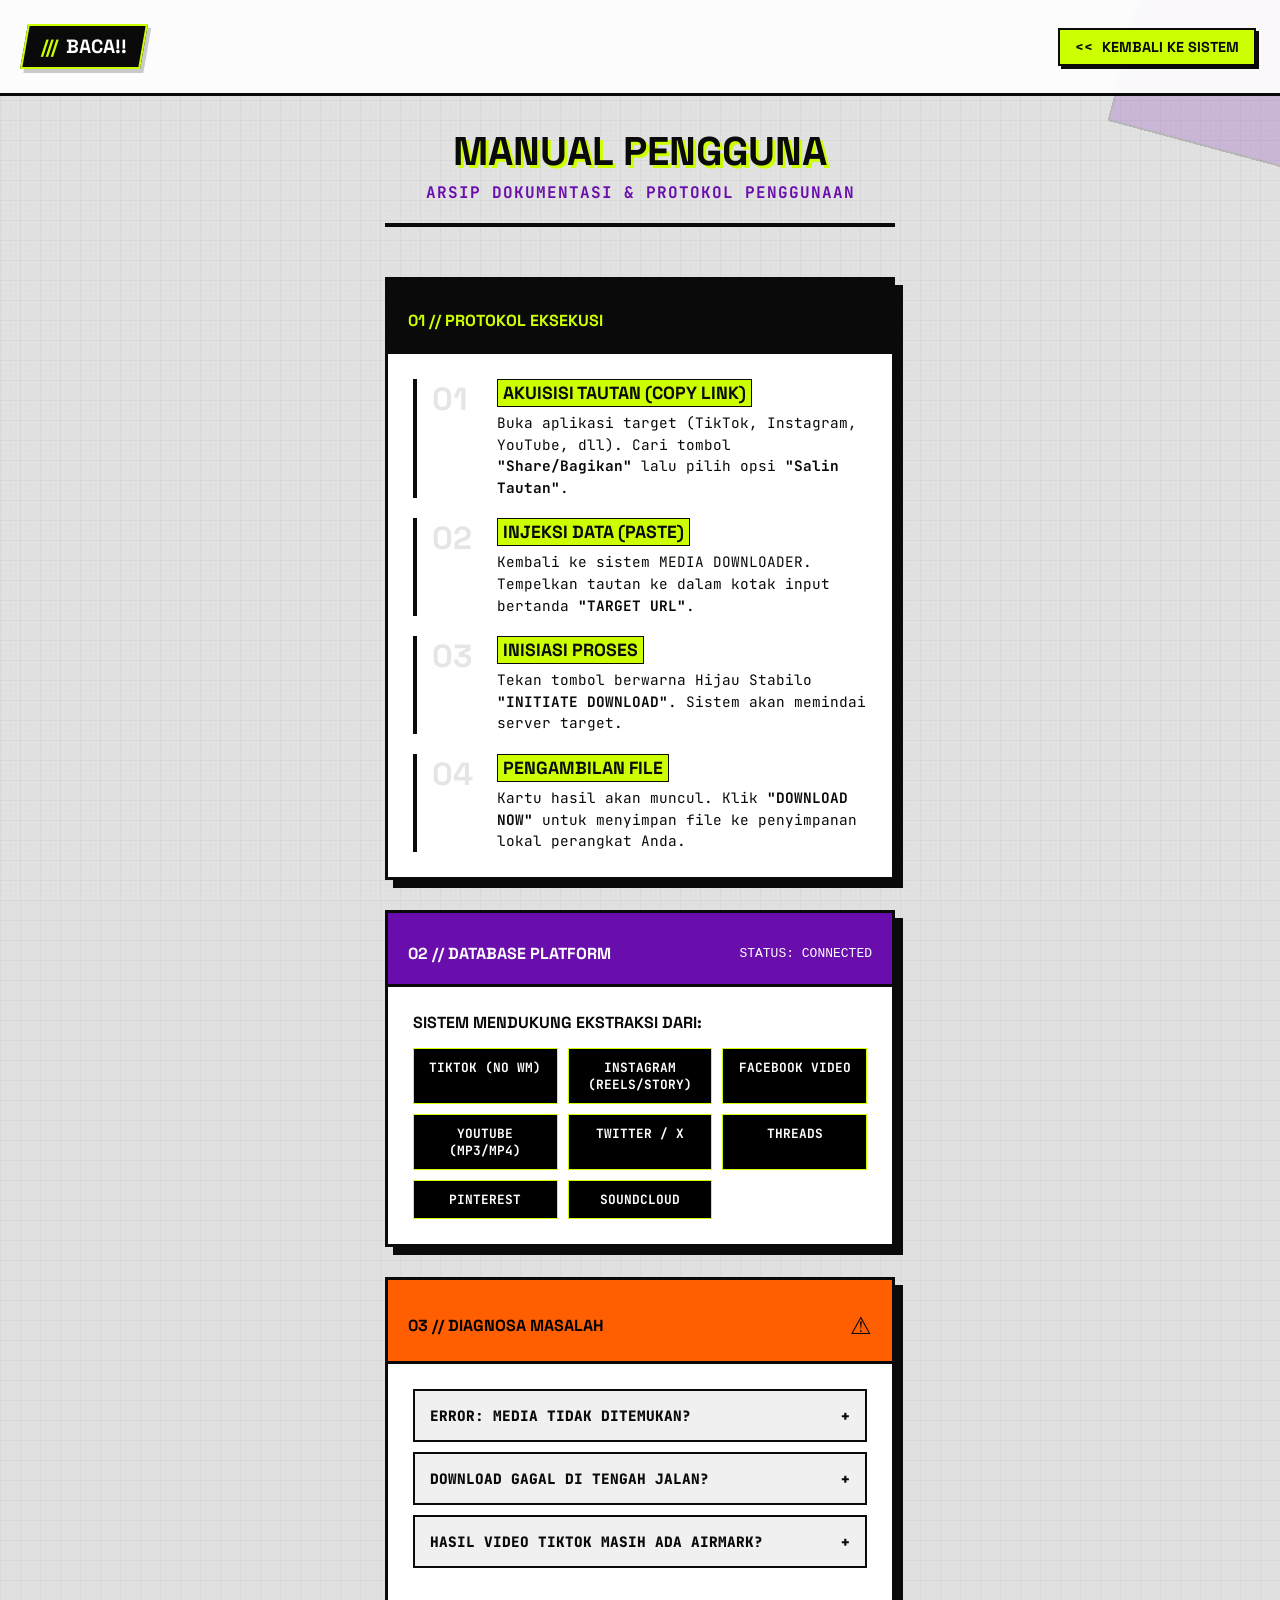
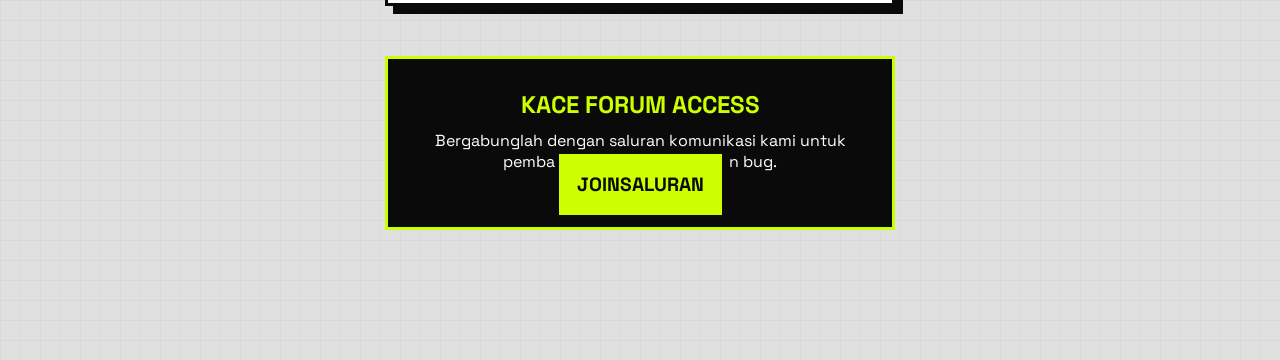
<file: docs.html>
<!DOCTYPE html>
<html lang="id">
<head>
    <meta charset="UTF-8">
    <meta name="viewport" content="width=device-width, initial-scale=1.0">
    <title>DOKUMENTASI SISTEM - V3</title>
    <link rel="preconnect" href="https://fonts.googleapis.com">
    <link rel="preconnect" href="https://fonts.gstatic.com" crossorigin>
    <link href="https://fonts.googleapis.com/css2?family=JetBrains+Mono:wght@400;800&family=Space+Grotesk:wght@300;700;900&display=swap" rel="stylesheet">
    <link rel="stylesheet" href="style.css">
</head>
<body>

    <div class="bg-noise"></div>
    <div class="floating-shape shape-doc-1"></div>

    <nav class="navbar">
        <div class="brand-box">
            <div class="brand-icon">///</div>
            <div class="brand-text">BACA!!</div>
        </div>
        
        <a href="index.html" class="nav-btn">
            <span style="margin-right:5px;">&lt;&lt;</span> KEMBALI KE SISTEM
        </a>
    </nav>

    <div class="container docs-container">
        
        <div class="cyber-header">
            <h1>MANUAL PENGGUNA</h1>
            <p>ARSIP DOKUMENTASI & PROTOKOL PENGGUNAAN</p>
            <div class="scan-line"></div>
        </div>

        <div class="cyber-card">
            <div class="card-header-visual" style="background: var(--main-black);">
                <span style="color: var(--accent-secondary); font-weight:900;">01 // PROTOKOL EKSEKUSI</span>
                <span class="status-dot"></span>
            </div>
            
            <div class="card-body">
                <div class="step-list">
                    <div class="step-item">
                        <div class="step-number">01</div>
                        <div class="step-content">
                            <h3>AKUISISI TAUTAN (COPY LINK)</h3>
                            <p>Buka aplikasi target (TikTok, Instagram, YouTube, dll). Cari tombol <strong>"Share/Bagikan"</strong> lalu pilih opsi <strong>"Salin Tautan"</strong>.</p>
                        </div>
                    </div>
                    <div class="step-item">
                        <div class="step-number">02</div>
                        <div class="step-content">
                            <h3>INJEKSI DATA (PASTE)</h3>
                            <p>Kembali ke sistem MEDIA DOWNLOADER. Tempelkan tautan ke dalam kotak input bertanda <strong>"TARGET URL"</strong>.</p>
                        </div>
                    </div>
                    <div class="step-item">
                        <div class="step-number">03</div>
                        <div class="step-content">
                            <h3>INISIASI PROSES</h3>
                            <p>Tekan tombol berwarna Hijau Stabilo <strong>"INITIATE DOWNLOAD"</strong>. Sistem akan memindai server target.</p>
                        </div>
                    </div>
                    <div class="step-item">
                        <div class="step-number">04</div>
                        <div class="step-content">
                            <h3>PENGAMBILAN FILE</h3>
                            <p>Kartu hasil akan muncul. Klik <strong>"DOWNLOAD NOW"</strong> untuk menyimpan file ke penyimpanan lokal perangkat Anda.</p>
                        </div>
                    </div>
                </div>
            </div>
        </div>

        <div class="cyber-card">
            <div class="card-header-visual" style="background: var(--accent-primary);">
                <span style="color: #fff; font-weight:900;">02 // DATABASE PLATFORM</span>
                <div style="color: #fff; font-family: monospace;">STATUS: CONNECTED</div>
            </div>
            <div class="card-body">
                <p style="margin-bottom: 15px; font-weight: bold;">SISTEM MENDUKUNG EKSTRAKSI DARI:</p>
                <div class="platform-grid">
                    <div class="p-item">TIKTOK (NO WM)</div>
                    <div class="p-item">INSTAGRAM (REELS/STORY)</div>
                    <div class="p-item">FACEBOOK VIDEO</div>
                    <div class="p-item">YOUTUBE (MP3/MP4)</div>
                    <div class="p-item">TWITTER / X</div>
                    <div class="p-item">THREADS</div>
                    <div class="p-item">PINTEREST</div>
                    <div class="p-item">SOUNDCLOUD</div>
                </div>
            </div>
        </div>

        <div class="cyber-card error-log-style">
            <div class="card-header-visual" style="background: var(--accent-tertiary);">
                <span style="color: #000; font-weight:900;">03 // DIAGNOSA MASALAH</span>
                <span style="font-size:1.5rem;">⚠</span>
            </div>
            <div class="card-body">
                <details class="faq-box">
                    <summary>ERROR: MEDIA TIDAK DITEMUKAN?</summary>
                    <p>Pastikan akun target tidak diprivat (Private Account). Sistem tidak dapat menembus akun yang dikunci.</p>
                </details>
                <details class="faq-box">
                    <summary>DOWNLOAD GAGAL DI TENGAH JALAN?</summary>
                    <p>Koneksi internet Anda mungkin tidak stabil. Coba refresh halaman dan ulangi proses inisiasi.</p>
                </details>
                <details class="faq-box">
                    <summary>HASIL VIDEO TIKTOK MASIH ADA AIRMARK?</summary>
                    <p>Sistem secara otomatis mencoba mengambil versi 'No Watermark'. Jika gagal, server sumber mungkin sedang maintenance.</p>
                </details>
            </div>
        </div>

        <div class="dev-zone">
            <div class="dev-title">KACE FORUM ACCESS</div>
            <p>Bergabunglah dengan saluran komunikasi kami untuk pembaruan sistem & pelaporan bug.</p>
            <a href="https://whatsapp.com/channel/0029VbC5cOvI1rcjW6g8iE3K" target="_blank" class="cyber-button" style="text-align: center; text-decoration: none;">
              JoinSaluran
            </a>
        </div>

    </div>

    <script src="script.js"></script>
</body>
</html>
</file>
<file: style.css>
/* --- VARIABLES & PALETTE --- */
:root {
    --bg-color: #e0e0e0;
    --main-black: #0a0a0a;
    --card-bg: #ffffff;
    
    /* PALET WARNA BARU (NO MORE PINK) */
    --accent-primary: #6a0dad;  /* Deep Electric Violet */
    --accent-secondary: #ccff00; /* Toxic Lime */
    --accent-tertiary: #ff5f00;  /* Industrial Orange */
    
    --border-width: 3px;
    --font-head: 'Space Grotesk', sans-serif;
    --font-mono: 'JetBrains Mono', monospace;
}

* { box-sizing: border-box; margin: 0; padding: 0; }

body {
    font-family: var(--font-head);
    background-color: var(--bg-color);
    color: var(--main-black);
    min-height: 100vh;
    overflow-x: hidden;
    padding-bottom: 100px;
    background-image: 
        linear-gradient(rgba(0,0,0,0.03) 1px, transparent 1px),
        linear-gradient(90deg, rgba(0,0,0,0.03) 1px, transparent 1px);
    background-size: 20px 20px;
}

/* --- DECORATION & NOISE --- */
.bg-noise {
    position: fixed; top: 0; left: 0; width: 100%; height: 100%;
    opacity: 0.04;
    pointer-events: none;
    z-index: -1;
    background: url('[data-uri]');
}

.floating-shape {
    position: fixed;
    z-index: -2;
    border: 2px solid var(--main-black);
    background: var(--accent-secondary);
    opacity: 0.6;
}
.shape-1 { width: 100px; height: 100px; top: 10%; left: -20px; border-radius: 50%; }
.shape-2 { width: 150px; height: 150px; bottom: 20%; right: -40px; transform: rotate(45deg); background: var(--accent-primary); }

/* --- MARQUEE --- */
.marquee-top {
    background: var(--main-black);
    color: var(--card-bg);
    padding: 10px 0;
    font-family: var(--font-mono);
    font-size: 0.8rem;
    font-weight: bold;
    border-bottom: var(--border-width) solid var(--accent-secondary);
    overflow: hidden;
    white-space: nowrap;
}
.marquee-content { display: inline-block; animation: scrollLeft 15s linear infinite; }
@keyframes scrollLeft { from { transform: translateX(0); } to { transform: translateX(-50%); } }

/* --- NAVBAR --- */
/* --- UPDATE BRAND LOGO (SIDEBAR TEXT) --- */
.brand-box {
    display: flex;
    align-items: center;
    gap: 10px;
    background: var(--main-black);
    padding: 8px 15px;
    transform: skewX(-10deg); /* Miring biar futuristik */
    border: 2px solid var(--accent-secondary);
    box-shadow: 4px 4px 0 rgba(0,0,0,0.2);
}

.brand-icon {
    color: var(--accent-secondary);
    font-weight: 900;
    font-size: 1.2rem;
    letter-spacing: -2px;
    transform: skewX(10deg); /* Balikin miringnya teks */
}

.brand-text {
    color: #fff;
    font-weight: 900;
    font-size: 1.2rem;
    font-family: var(--font-head);
    transform: skewX(10deg);
}

.version-tag {
    background: var(--accent-primary);
    padding: 2px 5px;
    font-size: 0.6rem;
    border-radius: 4px;
    vertical-align: middle;
    margin-left: 5px;
    border: 1px solid #fff;
}

/* --- UPDATE HALAMAN DOKUMENTASI --- */
.docs-container {
    max-width: 700px; /* Lebih lebar sedikit dari home */
}

.cyber-header {
    text-align: center;
    margin-bottom: 20px;
    border-bottom: 4px solid var(--main-black);
    padding-bottom: 20px;
    position: relative;
}

.cyber-header h1 {
    font-size: 2.5rem;
    font-weight: 900;
    text-transform: uppercase;
    color: var(--main-black);
    text-shadow: 3px 3px 0 var(--accent-secondary);
    margin-bottom: 5px;
}

.cyber-header p {
    font-family: var(--font-mono);
    font-weight: bold;
    color: var(--accent-primary);
    letter-spacing: 1px;
}

/* Timeline Steps */
.step-list {
    display: flex;
    flex-direction: column;
    gap: 20px;
}

.step-item {
    display: flex;
    gap: 15px;
    border-left: 4px solid var(--main-black);
    padding-left: 15px;
    position: relative;
}

.step-number {
    font-size: 2rem;
    font-weight: 900;
    color: rgba(0,0,0,0.1);
    font-family: var(--font-head);
    min-width: 50px;
}

.step-content h3 {
    font-size: 1.1rem;
    font-weight: 800;
    text-transform: uppercase;
    margin-bottom: 5px;
    background: var(--accent-secondary);
    display: inline-block;
    padding: 2px 5px;
    border: 1px solid var(--main-black);
}

.step-content p {
    font-size: 0.9rem;
    line-height: 1.5;
    font-family: var(--font-mono);
}

/* Platform Grid */
.platform-grid {
    display: grid;
    grid-template-columns: repeat(auto-fill, minmax(140px, 1fr));
    gap: 10px;
}

.p-item {
    background: #000;
    color: #fff;
    padding: 10px;
    font-size: 0.8rem;
    font-weight: bold;
    text-align: center;
    border: 1px solid var(--accent-secondary);
    font-family: var(--font-mono);
}
.p-item:hover {
    background: var(--accent-secondary);
    color: #000;
}

/* FAQ Styling */
.faq-box {
    border: 2px solid var(--main-black);
    margin-bottom: 10px;
    background: #fff;
}

.faq-box summary {
    padding: 15px;
    font-weight: 800;
    cursor: pointer;
    list-style: none;
    background: #f0f0f0;
    font-family: var(--font-mono);
    font-size: 0.9rem;
}

.faq-box summary::after {
    content: "+"; 
    float: right; 
    font-weight: 900;
}

.faq-box[open] summary {
    background: var(--accent-tertiary);
    color: #fff;
}

.faq-box p {
    padding: 15px;
    border-top: 2px solid var(--main-black);
    font-size: 0.9rem;
}

/* Dev Zone Footer Docs */
.dev-zone {
    text-align: center;
    background: var(--main-black);
    color: #fff;
    padding: 30px;
    border: 3px solid var(--accent-secondary);
    margin-top: 20px;
    position: relative;
    overflow: hidden;
}

.dev-title {
    font-size: 1.5rem;
    font-weight: 900;
    color: var(--accent-secondary);
    margin-bottom: 10px;
}

.shape-doc-1 {
    width: 200px;
    height: 200px;
    background: var(--accent-primary);
    border-radius: 0;
    transform: rotate(15deg);
    top: -50px;
    right: -50px;
    opacity: 0.2;
}

.navbar {
    display: flex; justify-content: space-between; align-items: center;
    padding: 1.5rem;
    background: rgba(255,255,255,0.9);
    backdrop-filter: blur(5px);
    border-bottom: var(--border-width) solid var(--main-black);
    position: sticky; top: 0; z-index: 100;
}

.brand-glitch {
    font-weight: 900; font-size: 1.5rem; letter-spacing: -1px;
    position: relative;
    color: var(--main-black);
}
.brand-glitch::before {
    content: attr(data-text); position: absolute; left: 2px; text-shadow: -1px 0 var(--accent-primary);
    top: 0; color: var(--main-black); background: var(--bg-color); overflow: hidden; clip: rect(0, 900px, 0, 0); animation: glitch 2s infinite linear alternate-reverse;
}

.status-badge {
    display: flex; align-items: center; gap: 5px;
    font-family: var(--font-mono); font-size: 0.7rem; font-weight: bold;
    border: 1px solid var(--main-black); padding: 4px 8px; border-radius: 20px; background: #fff;
}
.dot { width: 8px; height: 8px; background: #00ff00; border-radius: 50%; box-shadow: 0 0 5px #00ff00; }

.nav-btn {
    text-decoration: none; color: var(--main-black); font-weight: 800;
    background: var(--accent-secondary); border: 2px solid var(--main-black);
    padding: 8px 15px; box-shadow: 3px 3px 0 var(--main-black);
    font-size: 0.9rem;
}

/* --- CONTAINER & CARD --- */
.container { max-width: 550px; margin: 30px auto; padding: 0 20px; display: flex; flex-direction: column; gap: 30px; }

.cyber-card {
    background: var(--card-bg);
    border: var(--border-width) solid var(--main-black);
    box-shadow: 8px 8px 0 var(--main-black); /* Shadow lebih tebal */
    position: relative;
    overflow: hidden;
}

/* Dekorasi Sekrup */
.screw { position: absolute; font-family: monospace; font-weight: bold; font-size: 1.2rem; pointer-events: none; }
.top-left { top: 5px; left: 10px; } .top-right { top: 5px; right: 10px; }
.bottom-left { bottom: 5px; left: 10px; } .bottom-right { bottom: 5px; right: 10px; }

/* HEADER VISUAL BARU */
.card-header-visual {
    background: var(--accent-primary);
    padding: 30px 20px 20px 20px;
    border-bottom: var(--border-width) solid var(--main-black);
    display: flex;
    justify-content: space-between;
    align-items: center;
}

.profile-section { display: flex; align-items: center; gap: 15px; }

/* AVATAR STYLING */
.avatar-img {
    width: 60px; height: 60px;
    border: 3px solid var(--main-black);
    background: #fff;
    border-radius: 12px; /* Kotak rounded */
    box-shadow: 4px 4px 0 var(--accent-secondary);
}

.profile-info { display: flex; flex-direction: column; }
.user-role { font-family: var(--font-mono); font-size: 0.7rem; color: var(--accent-secondary); font-weight: bold; letter-spacing: 1px; }
.user-action { font-weight: 900; color: #fff; font-size: 1.1rem; text-transform: uppercase; line-height: 1.1; }

.decor-lines { font-family: var(--font-mono); color: rgba(255,255,255,0.3); font-weight: 900; font-size: 1.5rem; letter-spacing: -2px; }

/* --- INPUT SECTION --- */
.card-body { padding: 25px; }
.input-wrapper { position: relative; margin-bottom: 20px; }
.input-label { font-family: var(--font-mono); font-weight: bold; font-size: 0.8rem; margin-bottom: 8px; display: block; }

.cyber-input {
    width: 100%; padding: 18px;
    border: 3px solid var(--main-black);
    background: #f4f4f4;
    font-family: var(--font-mono); font-size: 1rem; font-weight: bold;
    outline: none; transition: 0.2s;
}
.cyber-input:focus { background: #fff; border-color: var(--accent-tertiary); }

.platform-tags { display: flex; gap: 10px; margin-bottom: 25px; flex-wrap: wrap; }
.platform-tags span {
    font-size: 0.75rem; font-weight: bold; background: #eee;
    padding: 4px 8px; border: 1px solid var(--main-black);
    font-family: var(--font-mono);
}

/* --- BUTTON UTAMA --- */
.cyber-button {
    width: 100%; padding: 18px;
    border: 3px solid var(--main-black);
    background: var(--accent-secondary); /* WARNA LIME */
    color: var(--main-black);
    font-family: var(--font-head); font-weight: 900; font-size: 1.2rem;
    text-transform: uppercase; cursor: pointer;
    position: relative; overflow: hidden;
    box-shadow: 5px 5px 0 var(--main-black);
    transition: all 0.1s;
}
.cyber-button:active { transform: translate(3px, 3px); box-shadow: 2px 2px 0 var(--main-black); }
.cyber-button:hover { background: #bfff00; }

/* --- RESULT CARD STYLING --- */
.result-card {
    background: #fff; border: 3px solid var(--main-black);
    margin-bottom: 20px; padding: 0; box-shadow: 8px 8px 0 rgba(0,0,0,0.2);
}
.result-header {
    background: var(--main-black); color: #fff;
    padding: 10px 15px; display: flex; justify-content: space-between; align-items: center;
}
.result-badge { background: var(--accent-tertiary); color: #000; font-weight: bold; padding: 2px 6px; font-size: 0.7rem; border: 1px solid #fff; }
.result-body { padding: 15px; }

/* MEDIA CONTENT */
video, img, audio { width: 100%; border: 2px solid var(--main-black); display: block; margin-bottom: 15px; }

/* --- FOOTER SI KACE  --- */
.sann-footer {
    text-align: center; margin-top: 40px; padding-bottom: 20px;
    font-family: var(--font-mono);
}
.footer-line { width: 50px; height: 4px; background: var(--main-black); margin: 0 auto 15px auto; }
.sann-highlight { background: var(--main-black); color: #fff; padding: 2px 6px; font-weight: bold; }

/* --- UTILITIES --- */
.hidden { display: none !important; }

/* LOADING ANIMATION */
.scanner { width: 100%; height: 4px; background: var(--accent-primary); animation: scan 2s infinite ease-in-out; margin-bottom: 15px; }
@keyframes scan { 0% { width: 0; } 50% { width: 100%; } 100% { width: 0; margin-left: auto; } }
.blink-text { font-family: var(--font-mono); font-weight: bold; animation: blink 1s infinite; }
@keyframes blink { 50% { opacity: 0.5; } }

/* ERROR CARD */
.error-state { border-color: red; box-shadow: 8px 8px 0 red; }
.error-header { background: red; color: white; padding: 10px; font-weight: bold; }
.error-body { padding: 20px; color: red; font-family: var(--font-mono); font-weight: bold; }

@keyframes glitch { 0% { clip: rect(20px, 9999px, 10px, 0); } 100% { clip: rect(50px, 9999px, 80px, 0); } }
</file>
